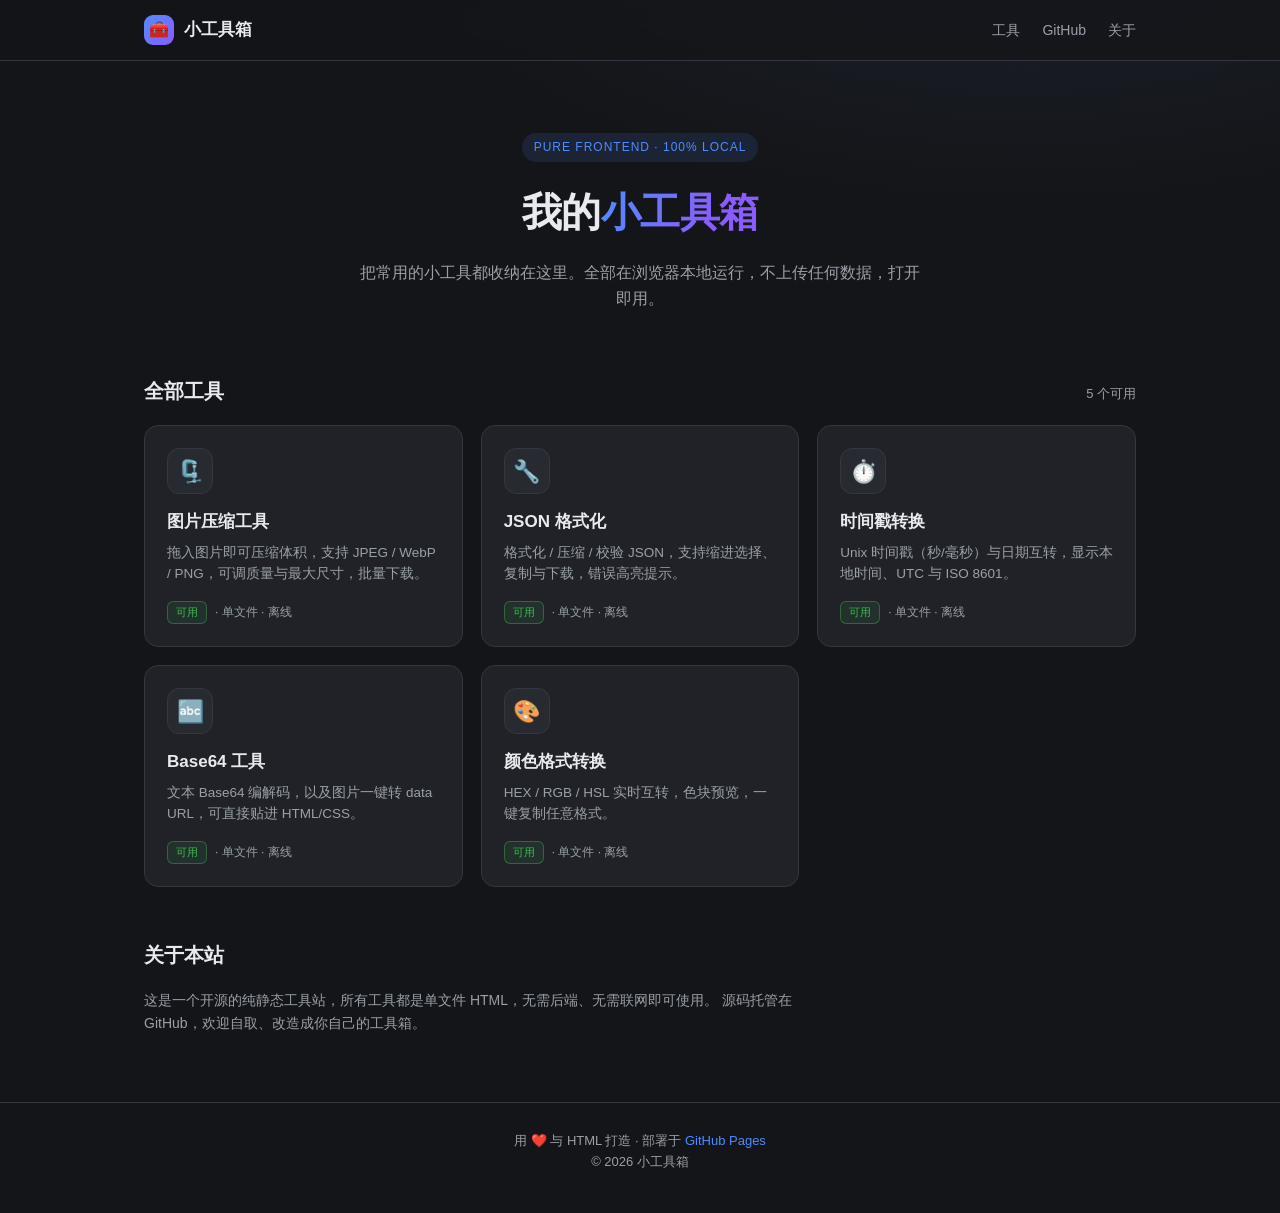
<file: index.html>
<!DOCTYPE html>
<html lang="zh-CN">
<head>
<meta charset="UTF-8">
<meta name="viewport" content="width=device-width, initial-scale=1.0">
<title>我的小工具箱 · Toolbox</title>
<meta name="description" content="一个收纳自制小工具的网站，纯前端、可离线使用。">
<link rel="stylesheet" href="assets/style.css">
</head>
<body>

<nav class="nav">
  <div class="container nav-inner">
    <a class="brand" href="index.html">
      <span class="logo">🧰</span>
      <span>小工具箱</span>
    </a>
    <div class="nav-links">
      <a href="#tools">工具</a>
      <a href="https://github.com" target="_blank" rel="noopener">GitHub</a>
      <a href="#about">关于</a>
    </div>
  </div>
</nav>

<header class="hero container">
  <span class="eyebrow">Pure Frontend · 100% Local</span>
  <h1>我的<span class="grad">小工具箱</span></h1>
  <p>把常用的小工具都收纳在这里。全部在浏览器本地运行，不上传任何数据，打开即用。</p>
</header>

<main class="container">
  <section class="section" id="tools">
    <div class="section-head">
      <h2>全部工具</h2>
      <span class="count" id="toolCount">5 个可用</span>
    </div>

    <div class="grid">
      <a class="card" href="tools/image-compressor.html">
        <div class="icon">🗜️</div>
        <h3>图片压缩工具</h3>
        <p>拖入图片即可压缩体积，支持 JPEG / WebP / PNG，可调质量与最大尺寸，批量下载。</p>
        <div class="meta">
          <span class="tag live">可用</span>
          <span>· 单文件 · 离线</span>
        </div>
      </a>

      <a class="card" href="tools/json-formatter.html">
        <div class="icon">🔧</div>
        <h3>JSON 格式化</h3>
        <p>格式化 / 压缩 / 校验 JSON，支持缩进选择、复制与下载，错误高亮提示。</p>
        <div class="meta">
          <span class="tag live">可用</span>
          <span>· 单文件 · 离线</span>
        </div>
      </a>

      <a class="card" href="tools/timestamp.html">
        <div class="icon">⏱️</div>
        <h3>时间戳转换</h3>
        <p>Unix 时间戳（秒/毫秒）与日期互转，显示本地时间、UTC 与 ISO 8601。</p>
        <div class="meta">
          <span class="tag live">可用</span>
          <span>· 单文件 · 离线</span>
        </div>
      </a>

      <a class="card" href="tools/base64.html">
        <div class="icon">🔤</div>
        <h3>Base64 工具</h3>
        <p>文本 Base64 编解码，以及图片一键转 data URL，可直接贴进 HTML/CSS。</p>
        <div class="meta">
          <span class="tag live">可用</span>
          <span>· 单文件 · 离线</span>
        </div>
      </a>

      <a class="card" href="tools/color-converter.html">
        <div class="icon">🎨</div>
        <h3>颜色格式转换</h3>
        <p>HEX / RGB / HSL 实时互转，色块预览，一键复制任意格式。</p>
        <div class="meta">
          <span class="tag live">可用</span>
          <span>· 单文件 · 离线</span>
        </div>
      </a>
    </div>
  </section>

  <section class="section" id="about" style="padding-top:40px;">
    <div class="section-head"><h2>关于本站</h2></div>
    <p style="color:var(--muted); font-size:14px; max-width:680px;">
      这是一个开源的纯静态工具站，所有工具都是单文件 HTML，无需后端、无需联网即可使用。
      源码托管在 GitHub，欢迎自取、改造成你自己的工具箱。
    </p>
  </section>
</main>

<footer class="footer">
  <div class="container">
    用 ❤️ 与 HTML 打造 · 部署于
    <a href="https://pages.github.com" target="_blank" rel="noopener">GitHub Pages</a>
    <br>© <span id="year"></span> 小工具箱
  </div>
</footer>

<script>
  document.getElementById('year').textContent = new Date().getFullYear();
</script>
</body>
</html>
</file>
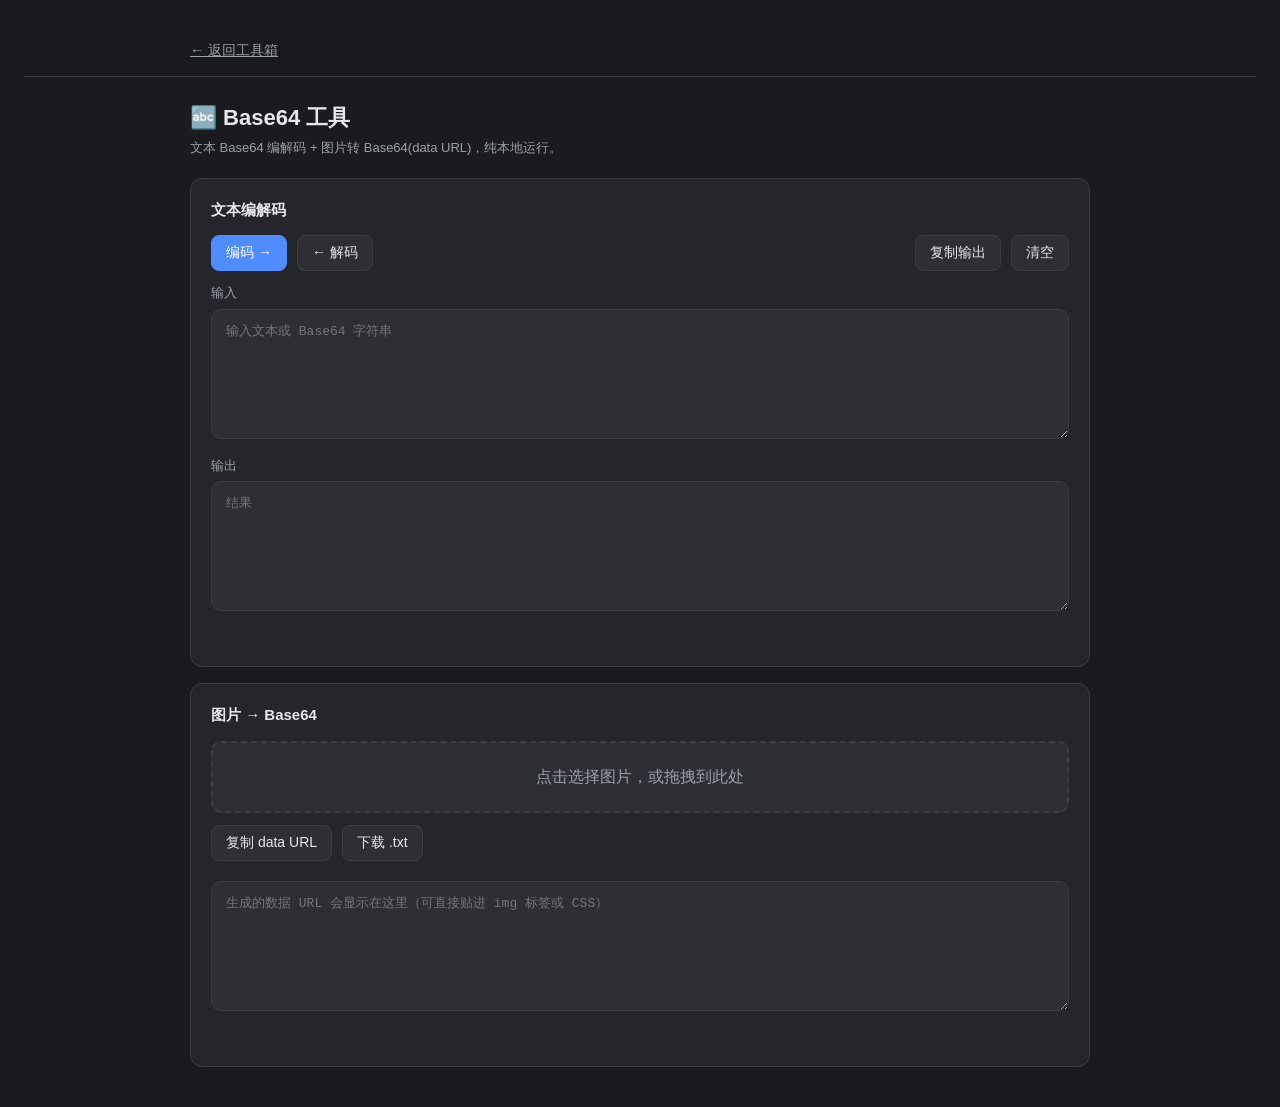
<file: tools/base64.html>
<!DOCTYPE html>
<html lang="zh-CN">
<head>
<meta charset="UTF-8">
<meta name="viewport" content="width=device-width, initial-scale=1.0">
<title>Base64 工具</title>
<style>
  :root{
    --bg:#1a1b1e;--panel:#24262b;--panel-2:#2d2f35;--border:#3a3d44;
    --text:#e6e8eb;--muted:#9aa0a8;--accent:#4f8cff;--accent-hover:#6ea0ff;--green:#3fb950;--red:#f85149;
  }
  *{box-sizing:border-box;margin:0;padding:0}
  body{font-family:-apple-system,BlinkMacSystemFont,"Segoe UI","PingFang SC","Microsoft YaHei",sans-serif;background:var(--bg);color:var(--text);line-height:1.5;padding:24px;min-height:100vh}
  .back-bar{position:sticky;top:0;z-index:20;background:rgba(26,27,30,.82);backdrop-filter:blur(10px);border-bottom:1px solid var(--border)}
  .back-bar a{display:inline-flex;align-items:center;gap:6px;height:52px;font-size:14px;color:var(--muted)}
  .back-bar a:hover{color:var(--accent)}
  .container{max-width:900px;margin:0 auto}
  h1{font-size:22px;font-weight:600;margin:24px 0 4px}
  .subtitle{color:var(--muted);font-size:13px;margin-bottom:20px}
  .card{background:var(--panel);border:1px solid var(--border);border-radius:12px;padding:20px;margin-bottom:16px}
  .card h2{font-size:15px;font-weight:600;margin-bottom:14px}
  .bar{display:flex;flex-wrap:wrap;gap:10px;margin-bottom:12px}
  button{background:var(--panel-2);color:var(--text);border:1px solid var(--border);border-radius:8px;padding:8px 14px;font-size:14px;cursor:pointer;transition:.15s}
  button:hover{border-color:var(--accent)}
  button.primary{background:var(--accent);border-color:var(--accent);color:#fff}
  button.primary:hover{background:var(--accent-hover)}
  textarea{width:100%;min-height:130px;background:var(--panel-2);color:var(--text);border:1px solid var(--border);border-radius:10px;padding:12px 14px;font-family:ui-monospace,Menlo,Consolas,monospace;font-size:13px;line-height:1.5;resize:vertical}
  textarea:focus{outline:none;border-color:var(--accent)}
  label{font-size:13px;color:var(--muted)}
  .drop{border:2px dashed var(--border);border-radius:10px;padding:22px;text-align:center;color:var(--muted);cursor:pointer;background:var(--panel-2);transition:.15s}
  .drop:hover{border-color:var(--accent);color:var(--text)}
  .preview{margin-top:12px;max-height:220px;overflow:auto;text-align:center;background:#111;border-radius:10px;padding:10px}
  .preview img{max-width:100%;max-height:200px}
  .status{margin-top:10px;font-size:13px;min-height:18px}
  .status.ok{color:var(--green)} .status.err{color:var(--red)}
  .lbl{font-size:13px;color:var(--muted);margin-bottom:6px}
</style>
</head>
<body>
<div class="back-bar"><div class="container"><a href="../index.html">← 返回工具箱</a></div></div>
<div class="container">
  <h1>🔤 Base64 工具</h1>
  <p class="subtitle">文本 Base64 编解码 + 图片转 Base64(data URL)，纯本地运行。</p>

  <div class="card">
    <h2>文本编解码</h2>
    <div class="bar">
      <button class="primary" onclick="enc()">编码 →</button>
      <button onclick="dec()">← 解码</button>
      <span style="flex:1"></span>
      <button onclick="copyText()">复制输出</button>
      <button onclick="clearText()">清空</button>
    </div>
    <div class="lbl">输入</div>
    <textarea id="tIn" placeholder="输入文本或 Base64 字符串"></textarea>
    <div class="lbl" style="margin-top:10px">输出</div>
    <textarea id="tOut" placeholder="结果"></textarea>
    <div class="status" id="tStatus"></div>
  </div>

  <div class="card">
    <h2>图片 → Base64</h2>
    <div class="drop" id="drop" onclick="fileInput.click()">点击选择图片，或拖拽到此处</div>
    <input type="file" id="fileInput" accept="image/*" hidden>
    <div class="preview" id="preview" style="display:none"></div>
    <div class="bar" style="margin-top:12px">
      <button onclick="copyImg()">复制 data URL</button>
      <button onclick="downloadImg()">下载 .txt</button>
    </div>
    <textarea id="imgOut" placeholder="生成的数据 URL 会显示在这里（可直接贴进 img 标签或 CSS）" style="margin-top:8px"></textarea>
    <div class="status" id="iStatus"></div>
  </div>
</div>

<script>
const $ = id => document.getElementById(id);
function tStatus(m,t){ const s=$('tStatus'); s.textContent=m; s.className='status '+(t||''); }
function iStatus(m,t){ const s=$('iStatus'); s.textContent=m; s.className='status '+(t||''); }

function utf8ToB64(str){ return btoa(unescape(encodeURIComponent(str))); }
function b64ToUtf8(b64){ return decodeURIComponent(escape(atob(b64))); }

function enc(){ try{ $('tOut').value=utf8ToB64($('tIn').value); tStatus('✓ 编码成功','ok'); }catch(e){ tStatus('✗ 编码失败：'+e.message,'err'); } }
function dec(){ try{ $('tOut').value=b64ToUtf8($('tIn').value.trim()); tStatus('✓ 解码成功','ok'); }catch(e){ tStatus('✗ 不是合法的 Base64','err'); } }
function copyText(){ if(!$('tOut').value){tStatus('没有内容','err');return;} navigator.clipboard.writeText($('tOut').value).then(()=>tStatus('✓ 已复制','ok')); }
function clearText(){ $('tIn').value=''; $('tOut').value=''; tStatus(''); }

const fileInput=$('fileInput'), drop=$('drop');
['dragenter','dragover'].forEach(ev=>drop.addEventListener(ev,e=>{e.preventDefault();drop.style.borderColor='var(--accent)';}));
['dragleave','drop'].forEach(ev=>drop.addEventListener(ev,e=>{e.preventDefault();drop.style.borderColor='';}));
drop.addEventListener('drop',e=>handleFile(e.dataTransfer.files[0]));
fileInput.onchange=e=>handleFile(e.target.files[0]);

function handleFile(f){
  if(!f||!f.type.startsWith('image/')){ iStatus('请选择图片文件','err'); return; }
  const r=new FileReader();
  r.onload=()=>{
    $('imgOut').value=r.result;
    $('preview').style.display='block';
    $('preview').innerHTML='<img src="'+r.result+'">';
    iStatus('✓ 已生成 data URL（'+Math.round(r.result.length/1024)+' KB 字符串）','ok');
  };
  r.readAsDataURL(f);
}
function copyImg(){ if(!$('imgOut').value){iStatus('没有内容','err');return;} navigator.clipboard.writeText($('imgOut').value).then(()=>iStatus('✓ 已复制','ok')); }
function downloadImg(){ if(!$('imgOut').value){iStatus('没有内容','err');return;} const a=document.createElement('a'); a.href=URL.createObjectURL(new Blob([$('imgOut').value])); a.download='base64.txt'; a.click(); setTimeout(()=>URL.revokeObjectURL(a.href),1000); }
</script>
</body>
</html>
</file>
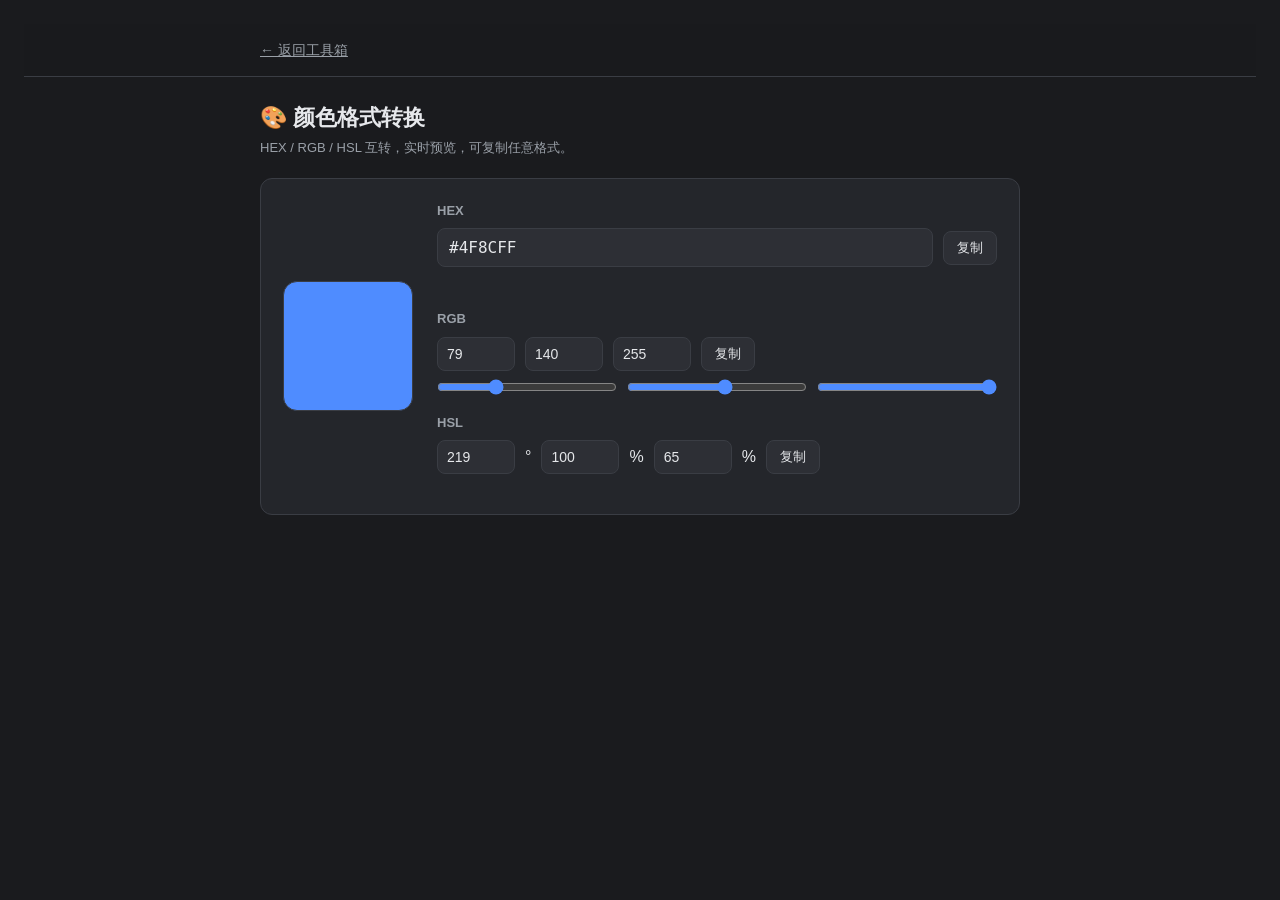
<file: tools/color-converter.html>
<!DOCTYPE html>
<html lang="zh-CN">
<head>
<meta charset="UTF-8">
<meta name="viewport" content="width=device-width, initial-scale=1.0">
<title>颜色格式转换</title>
<style>
  :root{
    --bg:#1a1b1e;--panel:#24262b;--panel-2:#2d2f35;--border:#3a3d44;
    --text:#e6e8eb;--muted:#9aa0a8;--accent:#4f8cff;--accent-hover:#6ea0ff;--green:#3fb950;
  }
  *{box-sizing:border-box;margin:0;padding:0}
  body{font-family:-apple-system,BlinkMacSystemFont,"Segoe UI","PingFang SC","Microsoft YaHei",sans-serif;background:var(--bg);color:var(--text);line-height:1.5;padding:24px;min-height:100vh}
  .back-bar{position:sticky;top:0;z-index:20;background:rgba(26,27,30,.82);backdrop-filter:blur(10px);border-bottom:1px solid var(--border)}
  .back-bar a{display:inline-flex;align-items:center;gap:6px;height:52px;font-size:14px;color:var(--muted)}
  .back-bar a:hover{color:var(--accent)}
  .container{max-width:760px;margin:0 auto}
  h1{font-size:22px;font-weight:600;margin:24px 0 4px}
  .subtitle{color:var(--muted);font-size:13px;margin-bottom:20px}
  .card{background:var(--panel);border:1px solid var(--border);border-radius:12px;padding:22px;display:flex;gap:24px;flex-wrap:wrap;align-items:center}
  .swatch{width:130px;height:130px;border-radius:14px;border:1px solid var(--border);flex-shrink:0}
  .fields{flex:1;min-width:240px}
  .grp{margin-bottom:18px}
  .grp .lbl{font-size:13px;color:var(--muted);margin-bottom:8px;font-weight:600}
  .row{display:flex;gap:10px;flex-wrap:wrap;align-items:center}
  input[type=text]{background:var(--panel-2);color:var(--text);border:1px solid var(--border);border-radius:8px;padding:9px 11px;font-size:14px;font-family:ui-monospace,Menlo,Consolas,monospace}
  input[type=number]{width:78px;background:var(--panel-2);color:var(--text);border:1px solid var(--border);border-radius:8px;padding:8px 9px;font-size:14px}
  input[type=range]{flex:1;accent-color:var(--accent);min-width:120px}
  button{background:var(--panel-2);color:var(--text);border:1px solid var(--border);border-radius:8px;padding:7px 13px;font-size:13px;cursor:pointer;transition:.15s}
  button:hover{border-color:var(--accent)}
  .val{font-family:ui-monospace,Menlo,Consolas,monospace;font-size:14px}
  .hexrow{display:flex;gap:10px;align-items:center}
  .hexrow input[type=text]{flex:1;font-size:16px;text-transform:uppercase}
  .status{margin-top:6px;font-size:13px;min-height:18px;color:var(--green)}
</style>
</head>
<body>
<div class="back-bar"><div class="container"><a href="../index.html">← 返回工具箱</a></div></div>
<div class="container">
  <h1>🎨 颜色格式转换</h1>
  <p class="subtitle">HEX / RGB / HSL 互转，实时预览，可复制任意格式。</p>

  <div class="card">
    <div class="swatch" id="swatch"></div>
    <div class="fields">
      <div class="grp">
        <div class="lbl">HEX</div>
        <div class="hexrow">
          <input type="text" id="hex" value="#4F8CFF" maxlength="7">
          <button onclick="copy('hex')">复制</button>
        </div>
        <div class="status" id="hexErr"></div>
      </div>
      <div class="grp">
        <div class="lbl">RGB</div>
        <div class="row">
          <input type="number" id="r" min="0" max="255" value="79">
          <input type="number" id="g" min="0" max="255" value="140">
          <input type="number" id="b" min="0" max="255" value="255">
          <button onclick="copyRgb()">复制</button>
        </div>
        <div class="row" style="margin-top:8px">
          <input type="range" id="rs" min="0" max="255" value="79">
          <input type="range" id="gs" min="0" max="255" value="140">
          <input type="range" id="bs" min="0" max="255" value="255">
        </div>
      </div>
      <div class="grp">
        <div class="lbl">HSL</div>
        <div class="row">
          <input type="number" id="h" min="0" max="360" value="216">°
          <input type="number" id="s" min="0" max="100" value="100">%
          <input type="number" id="l" min="0" max="100" value="65">%
          <button onclick="copyHsl()">复制</button>
        </div>
      </div>
    </div>
  </div>
</div>

<script>
const $ = id => document.getElementById(id);
function clamp(v,a,b){ return Math.min(b,Math.max(a,v)); }

function rgbToHex(r,g,b){
  return '#'+[r,g,b].map(x=>clamp(x,0,255).toString(16).padStart(2,'0')).join('').toUpperCase();
}
function hexToRgb(hex){
  hex=hex.replace('#','');
  if(hex.length===3) hex=hex.split('').map(c=>c+c).join('');
  return { r:parseInt(hex.slice(0,2),16), g:parseInt(hex.slice(2,4),16), b:parseInt(hex.slice(4,6),16) };
}
function rgbToHsl(r,g,b){
  r/=255; g/=255; b/=255;
  const max=Math.max(r,g,b), min=Math.min(r,g,b);
  let h,s,l=(max+min)/2;
  if(max===min){ h=s=0; }
  else{
    const d=max-min;
    s=l>0.5 ? d/(2-max-min) : d/(max+min);
    switch(max){
      case r: h=(g-b)/d+(g<b?6:0); break;
      case g: h=(b-r)/d+2; break;
      case b: h=(r-g)/d+4; break;
    }
    h/=6;
  }
  return { h:Math.round(h*360), s:Math.round(s*100), l:Math.round(l*100) };
}
function hslToRgb(h,s,l){
  h/=360; s/=100; l/=100;
  let r,g,b;
  if(s===0){ r=g=b=l; }
  else{
    const hue2rgb=(p,q,t)=>{
      if(t<0)t+=1; if(t>1)t-=1;
      if(t<1/6)return p+(q-p)*6*t;
      if(t<1/2)return q;
      if(t<2/3)return p+(q-p)*(2/3-t)*6;
      return p;
    };
    const q=l<0.5 ? l*(1+s) : l+s-l*s;
    const p=2*l-q;
    r=hue2rgb(p,q,h+1/3); g=hue2rgb(p,q,h); b=hue2rgb(p,q,h-1/3);
  }
  return { r:Math.round(r*255), g:Math.round(g*255), b:Math.round(b*255) };
}

function render(){
  const hex=$('hex').value.trim();
  if(/^#?[0-9a-fA-F]{6}$/.test(hex) || /^#?[0-9a-fA-F]{3}$/.test(hex)){
    $('hexErr').textContent='';
    const rgb=hexToRgb(hex);
    const hsl=rgbToHsl(rgb.r,rgb.g,rgb.b);
    setRgb(rgb.r,rgb.g,rgb.b); setHsl(hsl.h,hsl.s,hsl.l);
    const norm='#'+hex.replace('#','').toUpperCase();
    $('swatch').style.background=norm;
  } else {
    $('hexErr').textContent='✗ 请输入合法的 HEX（如 #4F8CFF）';
  }
}
function setRgb(r,g,b){ $('r').value=r; $('g').value=g; $('b').value=b; $('rs').value=r; $('gs').value=g; $('bs').value=b; }
function setHsl(h,s,l){ $('h').value=h; $('s').value=s; $('l').value=l; }
function fromRgb(){
  const r=clamp(+$('r').value||0,0,255), g=clamp(+$('g').value||0,0,255), b=clamp(+$('b').value||0,0,255);
  $('rs').value=r; $('gs').value=g; $('bs').value=b;
  const hex=rgbToHex(r,g,b); $('hex').value=hex;
  const hsl=rgbToHsl(r,g,b); setHsl(hsl.h,hsl.s,hsl.l);
  $('swatch').style.background=hex; $('hexErr').textContent='';
}
function fromHsl(){
  const h=clamp(+$('h').value||0,0,360), s=clamp(+$('s').value||0,0,100), l=clamp(+$('l').value||0,0,100);
  const rgb=hslToRgb(h,s,l);
  const hex=rgbToHex(rgb.r,rgb.g,rgb.b); $('hex').value=hex;
  setRgb(rgb.r,rgb.g,rgb.b);
  $('swatch').style.background=hex; $('hexErr').textContent='';
}
function copy(id){ navigator.clipboard.writeText($(id).value); }
function copyRgb(){ navigator.clipboard.writeText(`rgb(${$('r').value}, ${$('g').value}, ${$('b').value})`); }
function copyHsl(){ navigator.clipboard.writeText(`hsl(${$('h').value}, ${$('s').value}%, ${$('l').value}%)`); }

$('hex').addEventListener('input',render);
['r','g','b'].forEach(i=>$(i).addEventListener('input',fromRgb));
['rs','gs','bs'].forEach(i=>$(i).addEventListener('input',()=>{ $('r').value=$('rs').value; $('g').value=$('gs').value; $('b').value=$('bs').value; fromRgb(); }));
['h','s','l'].forEach(i=>$(i).addEventListener('input',fromHsl));
render();
</script>
</body>
</html>
</file>
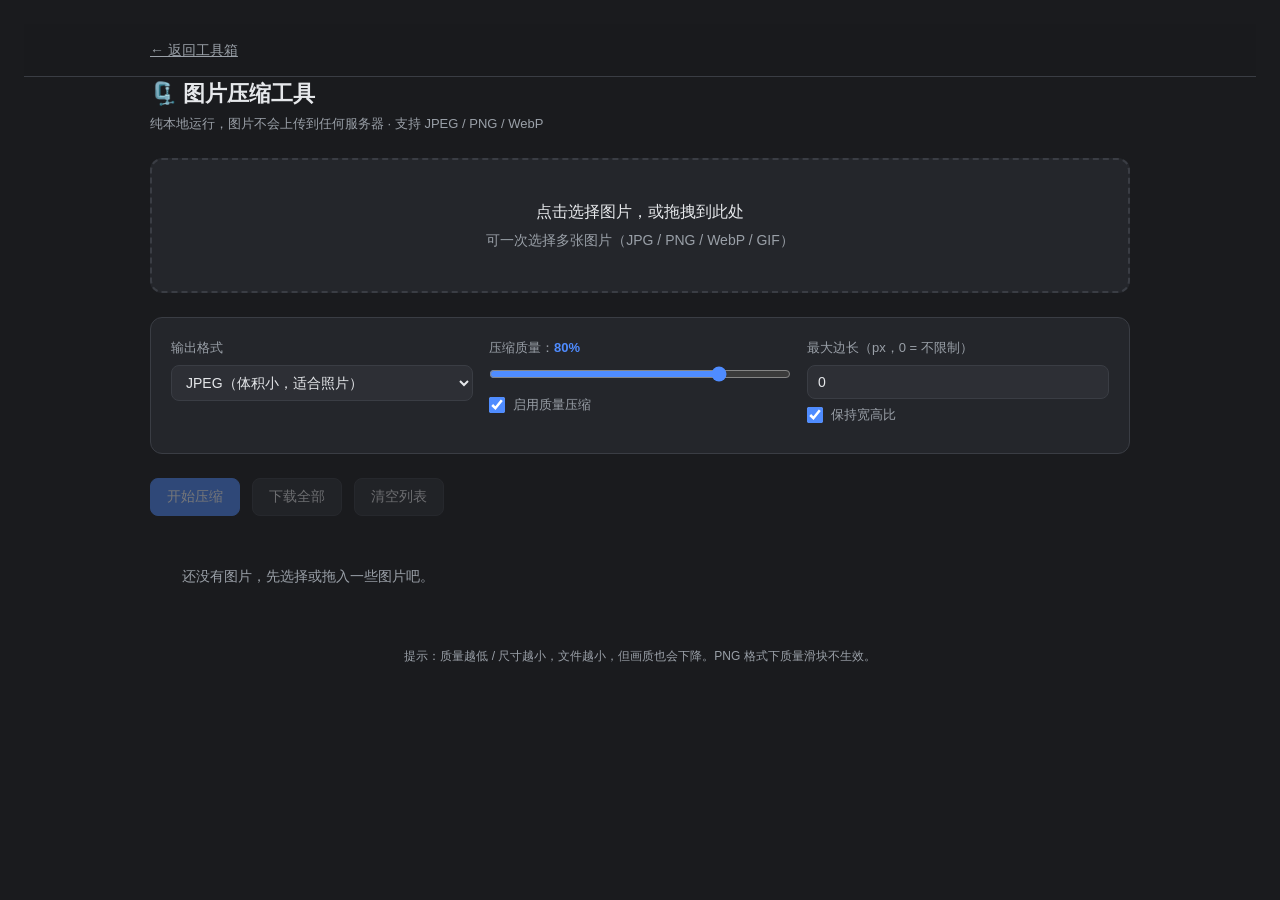
<file: tools/image-compressor.html>
<!DOCTYPE html>
<html lang="zh-CN">
<head>
<meta charset="UTF-8">
<meta name="viewport" content="width=device-width, initial-scale=1.0">
<title>图片压缩工具</title>
<style>
  :root {
    --bg: #1a1b1e;
    --panel: #24262b;
    --panel-2: #2d2f35;
    --border: #3a3d44;
    --text: #e6e8eb;
    --muted: #9aa0a8;
    --accent: #4f8cff;
    --accent-hover: #6ea0ff;
    --green: #3fb950;
    --red: #f85149;
  }
  * { box-sizing: border-box; margin: 0; padding: 0; }
  body {
    font-family: -apple-system, BlinkMacSystemFont, "Segoe UI", "PingFang SC", "Microsoft YaHei", sans-serif;
    background: var(--bg);
    color: var(--text);
    line-height: 1.5;
    padding: 24px;
    min-height: 100vh;
  }
  .container { max-width: 980px; margin: 0 auto; }
  h1 { font-size: 22px; font-weight: 600; margin-bottom: 4px; }
  .subtitle { color: var(--muted); font-size: 13px; margin-bottom: 24px; }

  .drop-zone {
    border: 2px dashed var(--border);
    border-radius: 12px;
    padding: 40px 20px;
    text-align: center;
    cursor: pointer;
    transition: all .2s;
    background: var(--panel);
  }
  .drop-zone:hover, .drop-zone.dragover {
    border-color: var(--accent);
    background: var(--panel-2);
  }
  .drop-zone p { color: var(--muted); font-size: 14px; }
  .drop-zone .big { font-size: 16px; color: var(--text); margin-bottom: 6px; }

  .controls {
    display: grid;
    grid-template-columns: repeat(auto-fit, minmax(200px, 1fr));
    gap: 16px;
    margin: 24px 0;
    background: var(--panel);
    padding: 20px;
    border-radius: 12px;
    border: 1px solid var(--border);
  }
  .field label { display: block; font-size: 13px; color: var(--muted); margin-bottom: 8px; }
  .field .val { color: var(--accent); font-weight: 600; }
  select, input[type="number"] {
    width: 100%;
    background: var(--panel-2);
    color: var(--text);
    border: 1px solid var(--border);
    border-radius: 8px;
    padding: 8px 10px;
    font-size: 14px;
  }
  input[type="range"] { width: 100%; accent-color: var(--accent); }
  .row { display: flex; align-items: center; gap: 8px; }
  .row input[type="checkbox"] { accent-color: var(--accent); width: 16px; height: 16px; }

  .actions { display: flex; gap: 12px; flex-wrap: wrap; margin-bottom: 20px; }
  button {
    background: var(--panel-2);
    color: var(--text);
    border: 1px solid var(--border);
    border-radius: 8px;
    padding: 9px 16px;
    font-size: 14px;
    cursor: pointer;
    transition: all .15s;
  }
  button:hover:not(:disabled) { border-color: var(--accent); }
  button.primary { background: var(--accent); border-color: var(--accent); color: #fff; }
  button.primary:hover:not(:disabled) { background: var(--accent-hover); }
  button:disabled { opacity: .4; cursor: not-allowed; }

  .stats { color: var(--muted); font-size: 13px; margin-bottom: 16px; }
  .stats b { color: var(--text); }

  .grid { display: grid; grid-template-columns: repeat(auto-fill, minmax(280px, 1fr)); gap: 16px; }
  .card {
    background: var(--panel);
    border: 1px solid var(--border);
    border-radius: 12px;
    overflow: hidden;
    display: flex;
    flex-direction: column;
  }
  .card .thumb { background: #111; height: 180px; display: flex; align-items: center; justify-content: center; overflow: hidden; }
  .card .thumb img { max-width: 100%; max-height: 100%; object-fit: contain; }
  .card .info { padding: 12px 14px; font-size: 13px; }
  .card .name { font-weight: 600; white-space: nowrap; overflow: hidden; text-overflow: ellipsis; margin-bottom: 8px; }
  .card .sizes { display: flex; justify-content: space-between; color: var(--muted); }
  .card .sizes .after { color: var(--green); text-align: right; }
  .card .save { margin-top: 6px; font-size: 12px; }
  .card .card-actions { padding: 0 14px 14px; display: flex; gap: 8px; }
  .card .card-actions button { flex: 1; padding: 7px; font-size: 13px; }
  .badge { display: inline-block; padding: 1px 7px; border-radius: 4px; font-size: 11px; }
  .badge.up { background: rgba(248,81,73,.15); color: var(--red); }
  .badge.down { background: rgba(63,185,80,.15); color: var(--green); }
  .empty { color: var(--muted); text-align: center; padding: 30px; font-size: 14px; }
  footer { margin-top: 30px; text-align: center; color: var(--muted); font-size: 12px; }
  .back-bar { position: sticky; top: 0; z-index: 20; background: rgba(26,27,30,.82); backdrop-filter: blur(10px); border-bottom: 1px solid var(--border); }
  .back-bar a { display: inline-flex; align-items: center; gap: 6px; height: 52px; font-size: 14px; color: var(--muted); }
  .back-bar a:hover { color: var(--accent); }
</style>
</head>
<body>
<div class="back-bar"><div class="container"><a href="../index.html">← 返回工具箱</a></div></div>
<div class="container">
  <h1>🗜️ 图片压缩工具</h1>
  <p class="subtitle">纯本地运行，图片不会上传到任何服务器 · 支持 JPEG / PNG / WebP</p>

  <div class="drop-zone" id="dropZone">
    <div class="big">点击选择图片，或拖拽到此处</div>
    <p>可一次选择多张图片（JPG / PNG / WebP / GIF）</p>
    <input type="file" id="fileInput" accept="image/*" multiple hidden>
  </div>

  <div class="controls">
    <div class="field">
      <label>输出格式</label>
      <select id="format">
        <option value="image/jpeg">JPEG（体积小，适合照片）</option>
        <option value="image/webp">WebP（更优压缩，浏览器支持）</option>
        <option value="image/png">PNG（无损，适合图形/透明）</option>
        <option value="keep">保持原格式</option>
      </select>
    </div>
    <div class="field">
      <label>压缩质量：<span class="val" id="qualityVal">80%</span></label>
      <input type="range" id="quality" min="10" max="100" value="80">
      <label style="margin-top:6px;"><span class="row"><input type="checkbox" id="qualityEnable" checked><span>启用质量压缩</span></span></label>
    </div>
    <div class="field">
      <label>最大边长（px，0 = 不限制）</label>
      <input type="number" id="maxDim" min="0" step="10" value="0" placeholder="例如 1920">
      <label style="margin-top:6px;"><span class="row"><input type="checkbox" id="keepRatio" checked><span>保持宽高比</span></span></label>
    </div>
  </div>

  <div class="actions">
    <button class="primary" id="compressBtn" disabled>开始压缩</button>
    <button id="downloadAllBtn" disabled>下载全部</button>
    <button id="clearBtn" disabled>清空列表</button>
  </div>

  <div class="stats" id="stats"></div>
  <div class="grid" id="grid"><div class="empty">还没有图片，先选择或拖入一些图片吧。</div></div>

  <footer>提示：质量越低 / 尺寸越小，文件越小，但画质也会下降。PNG 格式下质量滑块不生效。</footer>
</div>

<script>
const $ = id => document.getElementById(id);
const dropZone = $('dropZone'), fileInput = $('fileInput');
const formatSel = $('format'), qualitySlider = $('quality'), qualityVal = $('qualityVal');
const qualityEnable = $('qualityEnable'), maxDim = $('maxDim'), keepRatio = $('keepRatio');
const compressBtn = $('compressBtn'), downloadAllBtn = $('downloadAllBtn'), clearBtn = $('clearBtn');
const statsEl = $('stats'), grid = $('grid');

let files = [];        // {id, file, url, status, result, origSize, newSize, blob, name}
let uid = 0;

qualitySlider.oninput = () => qualityVal.textContent = qualitySlider.value + '%';

dropZone.onclick = () => fileInput.click();
fileInput.onchange = e => { addFiles(e.target.files); fileInput.value = ''; };
['dragenter','dragover'].forEach(ev => dropZone.addEventListener(ev, e => { e.preventDefault(); dropZone.classList.add('dragover'); }));
['dragleave','drop'].forEach(ev => dropZone.addEventListener(ev, e => { e.preventDefault(); dropZone.classList.remove('dragover'); }));
dropZone.addEventListener('drop', e => addFiles(e.dataTransfer.files));

function addFiles(list) {
  for (const f of list) {
    if (!f.type.startsWith('image/')) continue;
    const rec = { id: ++uid, file: f, url: URL.createObjectURL(f), status: 'pending', origSize: f.size, name: f.name };
    files.push(rec);
  }
  render();
}

function fmtSize(b) {
  if (b < 1024) return b + ' B';
  if (b < 1024*1024) return (b/1024).toFixed(1) + ' KB';
  return (b/1024/1024).toFixed(2) + ' MB';
}

function render() {
  if (files.length === 0) {
    grid.innerHTML = '<div class="empty">还没有图片，先选择或拖入一些图片吧。</div>';
  } else {
    grid.innerHTML = files.map(r => {
      const orig = fmtSize(r.origSize);
      let mid = '';
      if (r.status === 'done' && r.newSize != null) {
        const after = fmtSize(r.newSize);
        const diff = r.newSize - r.origSize;
        const pct = (diff / r.origSize * 100);
        const badge = diff <= 0
          ? `<span class="badge down">↓ ${Math.abs(pct).toFixed(1)}%</span>`
          : `<span class="badge up">↑ ${pct.toFixed(1)}%</span>`;
        mid = `<div class="sizes"><span>原图<br>${orig}</span><span class="after">压缩后<br>${after}</span></div>
               <div class="save">${badge}${diff > 0 ? ' 文件变大了（已尽量优化）' : ' 已节省空间'}</div>`;
      } else if (r.status === 'pending') {
        mid = `<div class="sizes"><span>原图<br>${orig}</span><span class="after">待压缩</span></div>`;
      }
      const dlBtn = r.status === 'done' ? `<button onclick="downloadOne(${r.id})">下载</button>` : '';
      return `<div class="card">
        <div class="thumb"><img src="${r.url}"></div>
        <div class="info">
          <div class="name" title="${r.name}">${r.name}</div>
          ${mid}
        </div>
        <div class="card-actions">
          ${dlBtn}
          <button onclick="removeOne(${r.id})">移除</button>
        </div>
      </div>`;
    }).join('');
  }
  const has = files.length > 0;
  compressBtn.disabled = !has;
  clearBtn.disabled = !has;
  downloadAllBtn.disabled = !files.some(f => f.status === 'done');
  updateStats();
}

function updateStats() {
  const done = files.filter(f => f.status === 'done');
  if (files.length === 0) { statsEl.innerHTML = ''; return; }
  let totalOrig = 0, totalNew = 0;
  done.forEach(f => { totalOrig += f.origSize; totalNew += f.newSize; });
  const ratio = totalOrig > 0 ? (1 - totalNew/totalOrig)*100 : 0;
  statsEl.innerHTML = `共 <b>${files.length}</b> 张，已压缩 <b>${done.length}</b> 张 · 原始 <b>${fmtSize(totalOrig)}</b> → 压缩后 <b>${fmtSize(totalNew)}</b> · 整体节省 <b style="color:var(--green)">${ratio.toFixed(1)}%</b>`;
}

function getOutType(type) {
  const fmt = formatSel.value;
  if (fmt === 'keep') return type === 'image/png' ? 'image/png' : (type === 'image/webp' ? 'image/webp' : 'image/jpeg');
  return fmt;
}

async function compressOne(rec) {
  return new Promise(resolve => {
    const img = new Image();
    img.onload = () => {
      let { width, height } = img;
      const max = parseInt(maxDim.value) || 0;
      if (max > 0 && Math.max(width, height) > max) {
        const scale = max / Math.max(width, height);
        width = Math.round(width * scale);
        height = Math.round(height * scale);
      }
      const canvas = document.createElement('canvas');
      canvas.width = width; canvas.height = height;
      const ctx = canvas.getContext('2d');
      const outType = getOutType(rec.file.type);
      // JPEG/WebP 无透明通道，填充白底避免黑边
      if (outType !== 'image/png') { ctx.fillStyle = '#fff'; ctx.fillRect(0,0,width,height); }
      ctx.drawImage(img, 0, 0, width, height);

      const useQuality = qualityEnable.checked && outType !== 'image/png';
      const q = useQuality ? parseInt(qualitySlider.value)/100 : undefined;
      const ext = outType === 'image/png' ? 'png' : (outType === 'image/webp' ? 'webp' : 'jpg');
      const baseName = rec.name.replace(/\.[^.]+$/, '');
      canvas.toBlob(blob => {
        rec.status = 'done';
        rec.blob = blob;
        rec.newSize = blob.size;
        rec.outName = baseName + '_compressed.' + ext;
        resolve();
      }, outType, q);
    };
    img.onerror = () => { rec.status = 'error'; resolve(); };
    img.src = rec.url;
  });
}

compressBtn.onclick = async () => {
  compressBtn.disabled = true;
  for (const rec of files) {
    if (rec.status === 'pending') {
      await compressOne(rec);
      render();
    }
  }
  compressBtn.disabled = false;
  render();
};

function downloadOne(id) {
  const rec = files.find(f => f.id === id);
  if (!rec || !rec.blob) return;
  const a = document.createElement('a');
  a.href = URL.createObjectURL(rec.blob);
  a.download = rec.outName || ('image_' + id + '.jpg');
  a.click();
  setTimeout(() => URL.revokeObjectURL(a.href), 1000);
}

downloadAllBtn.onclick = () => {
  files.filter(f => f.status === 'done').forEach((rec, i) => {
    setTimeout(() => downloadOne(rec.id), i * 300);
  });
};

function removeOne(id) {
  const i = files.findIndex(f => f.id === id);
  if (i >= 0) { URL.revokeObjectURL(files[i].url); files.splice(i, 1); render(); }
}

clearBtn.onclick = () => {
  files.forEach(f => URL.revokeObjectURL(f.url));
  files = []; render();
};

render();
</script>
</body>
</html>
</file>
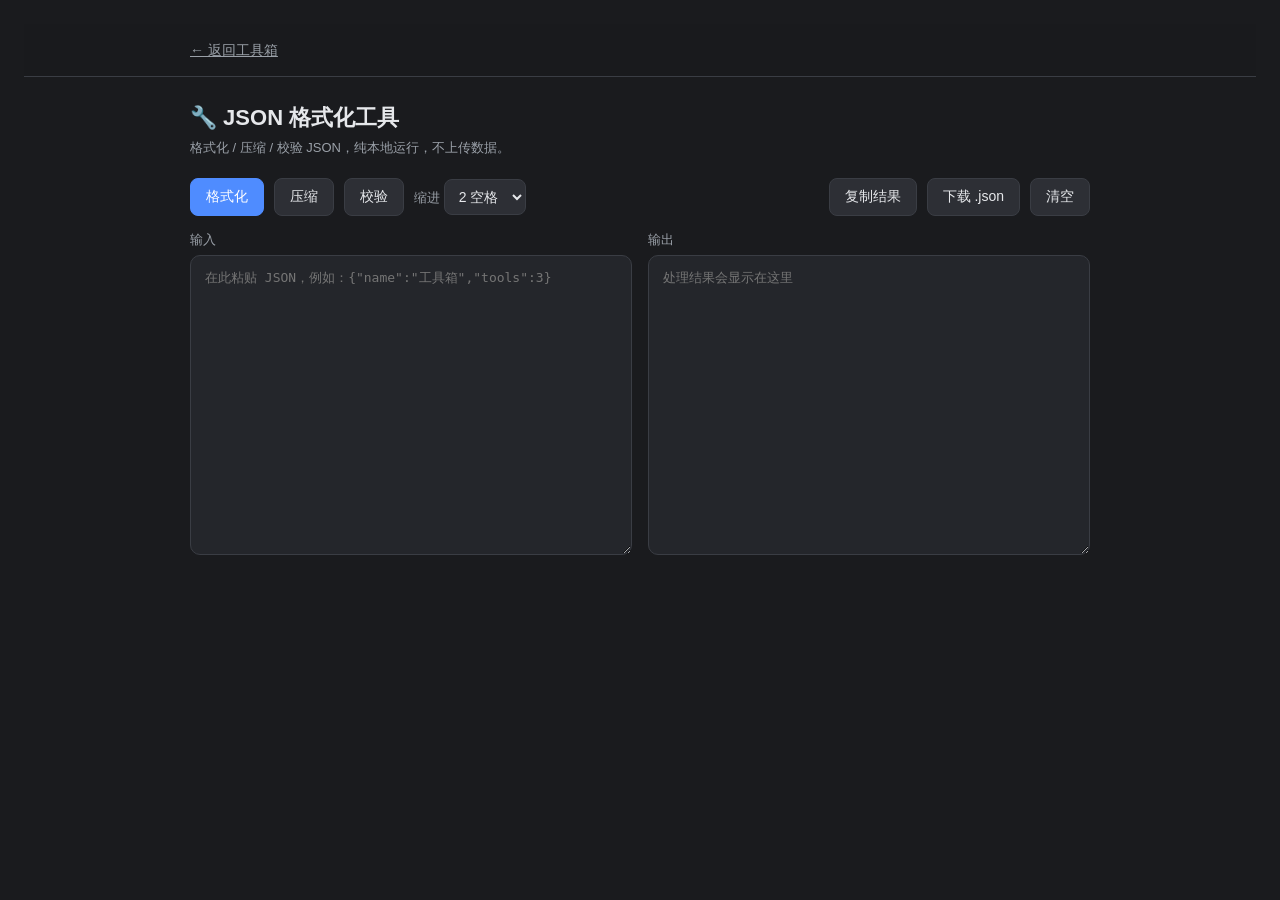
<file: tools/json-formatter.html>
<!DOCTYPE html>
<html lang="zh-CN">
<head>
<meta charset="UTF-8">
<meta name="viewport" content="width=device-width, initial-scale=1.0">
<title>JSON 格式化工具</title>
<style>
  :root{
    --bg:#1a1b1e;--panel:#24262b;--panel-2:#2d2f35;--border:#3a3d44;
    --text:#e6e8eb;--muted:#9aa0a8;--accent:#4f8cff;--accent-hover:#6ea0ff;
    --green:#3fb950;--red:#f85149;
  }
  *{box-sizing:border-box;margin:0;padding:0}
  body{font-family:-apple-system,BlinkMacSystemFont,"Segoe UI","PingFang SC","Microsoft YaHei",sans-serif;background:var(--bg);color:var(--text);line-height:1.5;padding:24px;min-height:100vh}
  .back-bar{position:sticky;top:0;z-index:20;background:rgba(26,27,30,.82);backdrop-filter:blur(10px);border-bottom:1px solid var(--border)}
  .back-bar a{display:inline-flex;align-items:center;gap:6px;height:52px;font-size:14px;color:var(--muted)}
  .back-bar a:hover{color:var(--accent)}
  .container{max-width:900px;margin:0 auto}
  h1{font-size:22px;font-weight:600;margin:24px 0 4px}
  .subtitle{color:var(--muted);font-size:13px;margin-bottom:20px}
  .bar{display:flex;flex-wrap:wrap;gap:10px;align-items:center;margin-bottom:14px}
  button{background:var(--panel-2);color:var(--text);border:1px solid var(--border);border-radius:8px;padding:9px 15px;font-size:14px;cursor:pointer;transition:.15s}
  button:hover{border-color:var(--accent)}
  button.primary{background:var(--accent);border-color:var(--accent);color:#fff}
  button.primary:hover{background:var(--accent-hover)}
  select,input[type=number]{background:var(--panel-2);color:var(--text);border:1px solid var(--border);border-radius:8px;padding:8px 10px;font-size:14px}
  label{font-size:13px;color:var(--muted)}
  textarea{width:100%;min-height:300px;background:var(--panel);color:var(--text);border:1px solid var(--border);border-radius:10px;padding:12px 14px;font-family:ui-monospace,SFMono-Regular,Menlo,Consolas,monospace;font-size:13px;line-height:1.5;resize:vertical}
  textarea:focus{outline:none;border-color:var(--accent)}
  .grid2{display:grid;grid-template-columns:1fr 1fr;gap:16px}
  .status{margin-top:10px;font-size:13px;min-height:18px}
  .status.ok{color:var(--green)} .status.err{color:var(--red)}
  .lbl{font-size:13px;color:var(--muted);margin-bottom:6px}
  @media(max-width:640px){.grid2{grid-template-columns:1fr}}
</style>
</head>
<body>
<div class="back-bar"><div class="container"><a href="../index.html">← 返回工具箱</a></div></div>
<div class="container">
  <h1>🔧 JSON 格式化工具</h1>
  <p class="subtitle">格式化 / 压缩 / 校验 JSON，纯本地运行，不上传数据。</p>

  <div class="bar">
    <button class="primary" onclick="format()">格式化</button>
    <button onclick="minify()">压缩</button>
    <button onclick="validate()">校验</button>
    <label>缩进
      <select id="indent">
        <option value="2">2 空格</option>
        <option value="4">4 空格</option>
        <option value="\t">Tab</option>
      </select>
    </label>
    <span style="flex:1"></span>
    <button onclick="copyOut()">复制结果</button>
    <button onclick="downloadOut()">下载 .json</button>
    <button onclick="clearAll()">清空</button>
  </div>

  <div class="grid2">
    <div>
      <div class="lbl">输入</div>
      <textarea id="in" placeholder='在此粘贴 JSON，例如：{"name":"工具箱","tools":3}'></textarea>
    </div>
    <div>
      <div class="lbl">输出</div>
      <textarea id="out" placeholder="处理结果会显示在这里"></textarea>
    </div>
  </div>
  <div class="status" id="status"></div>
</div>

<script>
const $ = id => document.getElementById(id);
function setStatus(msg, type){ const s=$('status'); s.textContent=msg; s.className='status '+(type||''); }
function parse(t){ return JSON.parse(t); }

function format(){
  try{
    const v=parse($('in').value);
    const ind=$('indent').value;
    $('out').value=JSON.stringify(v,null,ind==='\t'?'\t':Number(ind));
    setStatus('✓ 格式化成功，'+JSON.stringify(v).length+' 字符', 'ok');
  }catch(e){ setStatus('✗ 解析失败：'+e.message, 'err'); }
}
function minify(){
  try{
    const v=parse($('in').value);
    $('out').value=JSON.stringify(v);
    setStatus('✓ 已压缩', 'ok');
  }catch(e){ setStatus('✗ 解析失败：'+e.message, 'err'); }
}
function validate(){
  try{ parse($('in').value); setStatus('✓ JSON 合法', 'ok'); }
  catch(e){ setStatus('✗ 不合法：'+e.message, 'err'); }
}
function copyOut(){
  if(!$('out').value){ setStatus('没有可复制的内容', 'err'); return; }
  navigator.clipboard.writeText($('out').value).then(()=>setStatus('✓ 已复制到剪贴板','ok'));
}
function downloadOut(){
  if(!$('out').value){ setStatus('没有可下载的内容','err'); return; }
  const a=document.createElement('a');
  a.href=URL.createObjectURL(new Blob([$('out').value],{type:'application/json'}));
  a.download='data.json'; a.click();
  setTimeout(()=>URL.revokeObjectURL(a.href),1000);
}
function clearAll(){ $('in').value=''; $('out').value=''; setStatus(''); }
</script>
</body>
</html>
</file>
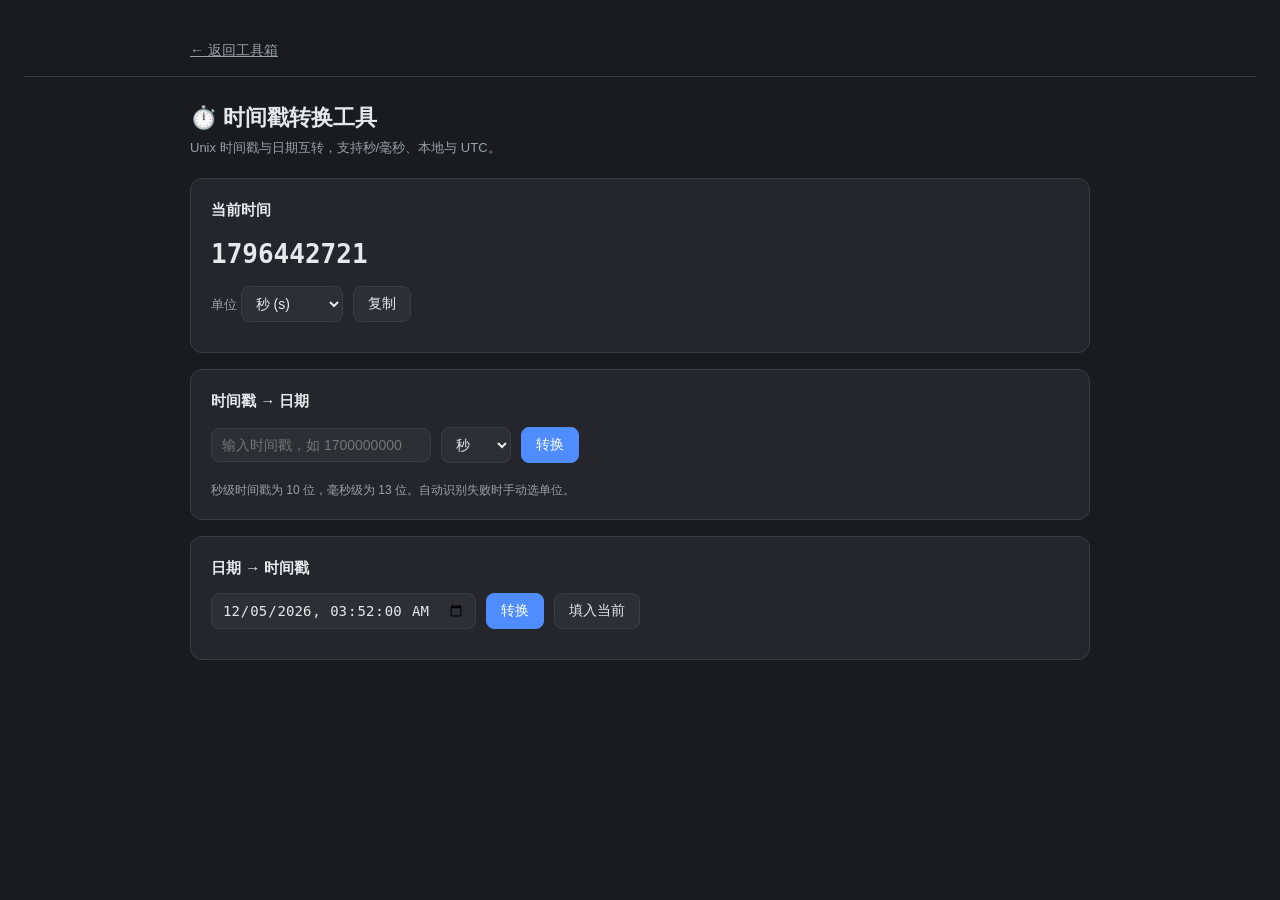
<file: tools/timestamp.html>
<!DOCTYPE html>
<html lang="zh-CN">
<head>
<meta charset="UTF-8">
<meta name="viewport" content="width=device-width, initial-scale=1.0">
<title>时间戳转换工具</title>
<style>
  :root{
    --bg:#1a1b1e;--panel:#24262b;--panel-2:#2d2f35;--border:#3a3d44;
    --text:#e6e8eb;--muted:#9aa0a8;--accent:#4f8cff;--accent-hover:#6ea0ff;--green:#3fb950;
  }
  *{box-sizing:border-box;margin:0;padding:0}
  body{font-family:-apple-system,BlinkMacSystemFont,"Segoe UI","PingFang SC","Microsoft YaHei",sans-serif;background:var(--bg);color:var(--text);line-height:1.5;padding:24px;min-height:100vh}
  .back-bar{position:sticky;top:0;z-index:20;background:rgba(26,27,30,.82);backdrop-filter:blur(10px);border-bottom:1px solid var(--border)}
  .back-bar a{display:inline-flex;align-items:center;gap:6px;height:52px;font-size:14px;color:var(--muted)}
  .back-bar a:hover{color:var(--accent)}
  .container{max-width:900px;margin:0 auto}
  h1{font-size:22px;font-weight:600;margin:24px 0 4px}
  .subtitle{color:var(--muted);font-size:13px;margin-bottom:20px}
  .card{background:var(--panel);border:1px solid var(--border);border-radius:12px;padding:20px;margin-bottom:16px}
  .card h2{font-size:15px;font-weight:600;margin-bottom:14px;color:var(--text)}
  .row{display:flex;flex-wrap:wrap;gap:10px;align-items:center;margin-bottom:10px}
  button{background:var(--panel-2);color:var(--text);border:1px solid var(--border);border-radius:8px;padding:8px 14px;font-size:14px;cursor:pointer;transition:.15s}
  button:hover{border-color:var(--accent)}
  button.primary{background:var(--accent);border-color:var(--accent);color:#fff}
  button.primary:hover{background:var(--accent-hover)}
  input,select{background:var(--panel-2);color:var(--text);border:1px solid var(--border);border-radius:8px;padding:8px 10px;font-size:14px}
  input[type=number]{width:220px}
  label{font-size:13px;color:var(--muted)}
  .val{font-family:ui-monospace,Menlo,Consolas,monospace;font-size:14px;color:var(--accent);word-break:break-all}
  .big{font-size:26px;font-weight:700;color:var(--text);font-family:ui-monospace,Menlo,Consolas,monospace}
  .kv{display:grid;grid-template-columns:120px 1fr;gap:8px 14px;align-items:center}
  .kv .k{color:var(--muted);font-size:13px}
  .note{font-size:12px;color:var(--muted);margin-top:8px}
</style>
</head>
<body>
<div class="back-bar"><div class="container"><a href="../index.html">← 返回工具箱</a></div></div>
<div class="container">
  <h1>⏱️ 时间戳转换工具</h1>
  <p class="subtitle">Unix 时间戳与日期互转，支持秒/毫秒、本地与 UTC。</p>

  <div class="card">
    <h2>当前时间</h2>
    <div class="big" id="nowTs">—</div>
    <div class="row" style="margin-top:12px">
      <label>单位
        <select id="unit">
          <option value="s">秒 (s)</option>
          <option value="ms">毫秒 (ms)</option>
        </select>
      </label>
      <button onclick="copyNow()">复制</button>
    </div>
  </div>

  <div class="card">
    <h2>时间戳 → 日期</h2>
    <div class="row">
      <input type="number" id="tsIn" placeholder="输入时间戳，如 1700000000">
      <select id="tsUnit"><option value="s">秒</option><option value="ms">毫秒</option></select>
      <button class="primary" onclick="tsToDate()">转换</button>
    </div>
    <div class="kv" id="tsOut"></div>
    <div class="note">秒级时间戳为 10 位，毫秒级为 13 位。自动识别失败时手动选单位。</div>
  </div>

  <div class="card">
    <h2>日期 → 时间戳</h2>
    <div class="row">
      <input type="datetime-local" id="dateIn" step="1">
      <button class="primary" onclick="dateToTs()">转换</button>
      <button onclick="useNow()">填入当前</button>
    </div>
    <div class="kv" id="dateOut"></div>
  </div>
</div>

<script>
const $ = id => document.getElementById(id);
function copyNow(){ const t=$('nowTs').textContent; if(t!=='—') navigator.clipboard.writeText(t); }

function tick(){
  const unit=$('unit').value;
  const now=Date.now();
  $('nowTs').textContent = unit==='s' ? Math.floor(now/1000) : now;
}
setInterval(tick,1000); tick();

function tsToDate(){
  let v=parseInt($('tsIn').value,10);
  if(isNaN(v)){ $('tsOut').innerHTML='<span class="k">错误</span><span style="color:var(--red)">请输入有效时间戳</span>'; return; }
  if($('tsUnit').value==='s') v*=1000;
  const d=new Date(v);
  if(isNaN(d.getTime())){ $('tsOut').innerHTML='<span class="k">错误</span><span style="color:var(--red)">无法解析</span>'; return; }
  $('tsOut').innerHTML=`
    <span class="k">本地时间</span><span class="val">${d.toLocaleString()}</span>
    <span class="k">UTC</span><span class="val">${d.toUTCString()}</span>
    <span class="k">ISO 8601</span><span class="val">${d.toISOString()}</span>`;
}
function dateToTs(){
  const v=$('dateIn').value;
  if(!v){ $('dateOut').innerHTML='<span class="k">错误</span><span style="color:var(--red)">请选择日期时间</span>'; return; }
  const d=new Date(v);
  const ms=d.getTime();
  $('dateOut').innerHTML=`
    <span class="k">毫秒 (ms)</span><span class="val">${ms}</span>
    <span class="k">秒 (s)</span><span class="val">${Math.floor(ms/1000)}</span>`;
}
function useNow(){
  const d=new Date();
  const pad=n=>String(n).padStart(2,'0');
  $('dateIn').value=`${d.getFullYear()}-${pad(d.getMonth()+1)}-${pad(d.getDate())}T${pad(d.getHours())}:${pad(d.getMinutes())}:${pad(d.getSeconds())}`;
}
useNow();
</script>
</body>
</html>
</file>
<file: assets/style.css>
:root {
  --bg: #141518;
  --bg-2: #1b1d22;
  --panel: #202228;
  --panel-2: #272a31;
  --border: #34373f;
  --text: #e8eaed;
  --muted: #9aa0a8;
  --accent: #4f8cff;
  --accent-hover: #6ea0ff;
  --accent-soft: rgba(79, 140, 255, 0.12);
  --green: #3fb950;
  --radius: 14px;
  --shadow: 0 8px 28px rgba(0, 0, 0, 0.35);
}

* { box-sizing: border-box; margin: 0; padding: 0; }

html { scroll-behavior: smooth; }

body {
  font-family: -apple-system, BlinkMacSystemFont, "Segoe UI", "PingFang SC",
    "Microsoft YaHei", Roboto, Helvetica, Arial, sans-serif;
  background: radial-gradient(1200px 600px at 80% -10%, #1d2230 0%, var(--bg) 55%);
  color: var(--text);
  line-height: 1.6;
  min-height: 100vh;
  -webkit-font-smoothing: antialiased;
}

a { color: inherit; text-decoration: none; }

.container { max-width: 1040px; margin: 0 auto; padding: 0 24px; }

/* ---- Top nav ---- */
.nav {
  position: sticky; top: 0; z-index: 20;
  backdrop-filter: blur(10px);
  background: rgba(20, 21, 24, 0.72);
  border-bottom: 1px solid var(--border);
}
.nav-inner { display: flex; align-items: center; justify-content: space-between; height: 60px; }
.brand { display: flex; align-items: center; gap: 10px; font-weight: 700; font-size: 17px; }
.brand .logo {
  width: 30px; height: 30px; border-radius: 9px;
  background: linear-gradient(135deg, var(--accent), #8a5cff);
  display: grid; place-items: center; font-size: 16px;
}
.nav-links { display: flex; gap: 22px; font-size: 14px; color: var(--muted); }
.nav-links a:hover { color: var(--text); }

/* ---- Hero ---- */
.hero { padding: 72px 0 40px; text-align: center; }
.hero .eyebrow {
  display: inline-block; font-size: 12px; letter-spacing: 1px; text-transform: uppercase;
  color: var(--accent); background: var(--accent-soft);
  padding: 5px 12px; border-radius: 999px; margin-bottom: 18px;
}
.hero h1 { font-size: 40px; font-weight: 750; letter-spacing: -0.5px; }
.hero h1 .grad {
  background: linear-gradient(120deg, var(--accent), #8a5cff 70%);
  -webkit-background-clip: text; background-clip: text; color: transparent;
}
.hero p { color: var(--muted); font-size: 16px; max-width: 560px; margin: 16px auto 0; }

/* ---- Section ---- */
.section { padding: 24px 0 12px; }
.section-head { display: flex; align-items: baseline; justify-content: space-between; margin-bottom: 18px; }
.section-head h2 { font-size: 20px; font-weight: 650; }
.section-head .count { color: var(--muted); font-size: 13px; }

/* ---- Tool grid ---- */
.grid {
  display: grid; gap: 18px;
  grid-template-columns: repeat(auto-fill, minmax(290px, 1fr));
}
.card {
  position: relative; display: flex; flex-direction: column;
  background: var(--panel); border: 1px solid var(--border);
  border-radius: var(--radius); padding: 22px;
  transition: transform .18s ease, border-color .18s ease, box-shadow .18s ease;
}
a.card:hover { transform: translateY(-4px); border-color: var(--accent); box-shadow: var(--shadow); }
.card .icon {
  width: 46px; height: 46px; border-radius: 12px; display: grid; place-items: center;
  font-size: 22px; margin-bottom: 14px; background: var(--panel-2); border: 1px solid var(--border);
}
.card h3 { font-size: 17px; font-weight: 640; margin-bottom: 6px; }
.card p { color: var(--muted); font-size: 13.5px; flex: 1; }
.card .meta { margin-top: 16px; display: flex; align-items: center; gap: 8px; font-size: 12px; color: var(--muted); }
.tag {
  font-size: 11px; padding: 2px 8px; border-radius: 6px;
  background: var(--panel-2); border: 1px solid var(--border); color: var(--muted);
}
.tag.live { color: var(--green); border-color: rgba(63,185,80,.4); background: rgba(63,185,80,.1); }
.tag.soon { color: var(--accent); border-color: rgba(79,140,255,.4); background: var(--accent-soft); }

/* ---- Footer ---- */
.footer {
  margin-top: 56px; border-top: 1px solid var(--border);
  padding: 28px 0 40px; color: var(--muted); font-size: 13px; text-align: center;
}
.footer a { color: var(--accent); }
.footer a:hover { color: var(--accent-hover); }

/* ---- Back link on tool pages ---- */
.back-bar {
  position: sticky; top: 0; z-index: 20;
  background: rgba(20, 21, 24, 0.8); backdrop-filter: blur(10px);
  border-bottom: 1px solid var(--border);
}
.back-bar a {
  display: inline-flex; align-items: center; gap: 6px;
  height: 52px; font-size: 14px; color: var(--muted);
}
.back-bar a:hover { color: var(--accent); }

@media (max-width: 600px) {
  .hero { padding: 48px 0 28px; }
  .hero h1 { font-size: 30px; }
  .nav-links { display: none; }
}
</file>
